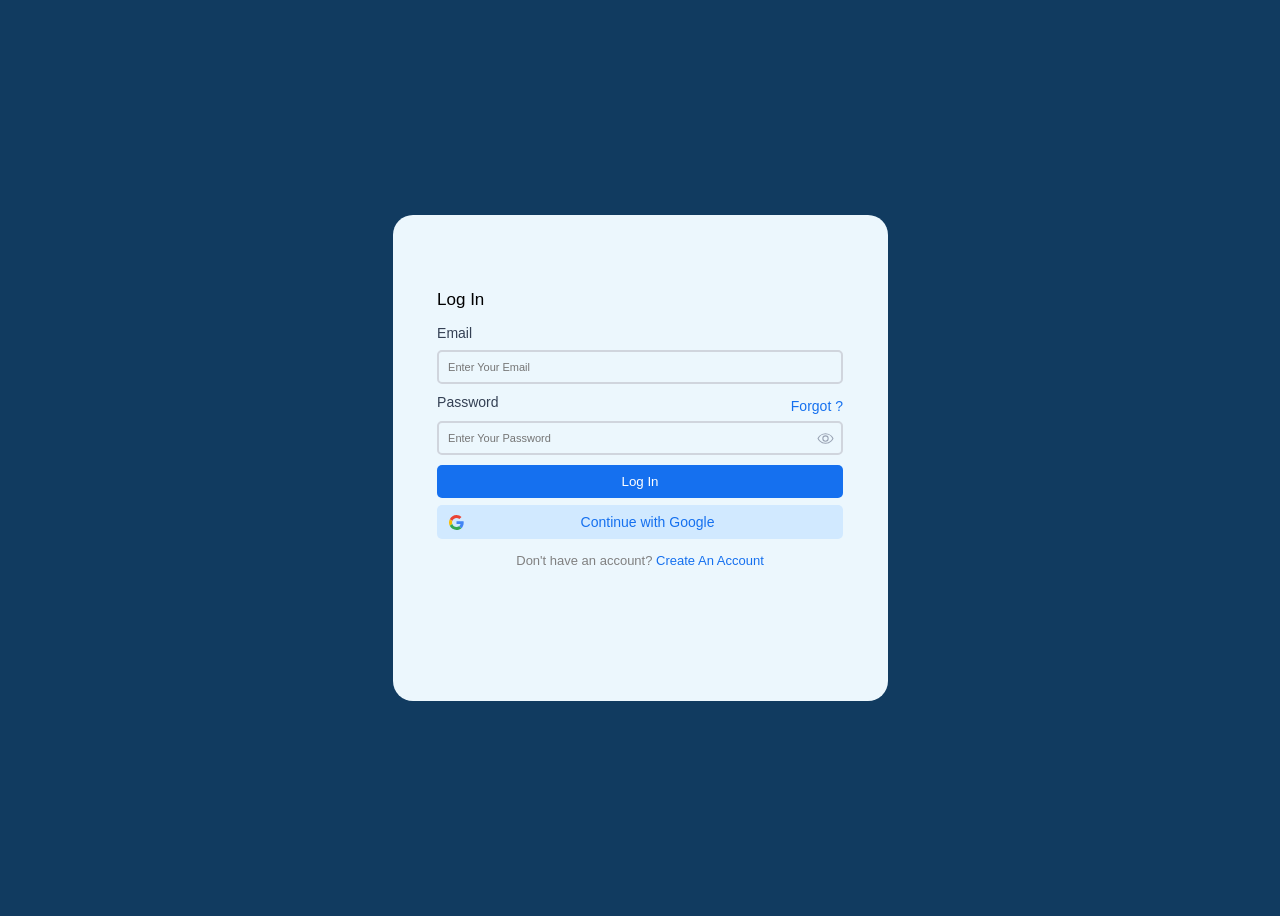
<file: eestec_web/login.html>
<!DOCTYPE html>
<head>
  <meta charset="UTF-8">
  <meta name="viewport" content="width=device-width, initial-scale=1.0">
  <link href="css/login.css" rel="stylesheet">
  <script src="js/login.js"></script>
</head>

<body>
  <div id="login-container">
    <div class="rectangle">
      <p>Log In</p>
      <form id="login-form">
        <div class="input-container">
          <label for="email-input">Email</label>
          <input type="email" placeholder="Enter Your Email" id="email-input" class="data-input">
        </div>
        <div class="input-container">
          <div id="password-label-container">
            <label for="password-input">Password</label>
            <a href="#" id="forgot-href">Forgot ?</a>
          </div>
          <input type="password" placeholder="Enter Your Password" id="password-input" class="data-input">
          <span class="eye-icon" id="password-toggler">
            <svg width="17" height="17" viewBox="0 0 24 24" fill="none" xmlns="http://www.w3.org/2000/svg">
              <path d="M12 5.25C4.5 5.25 1.5 12 1.5 12C1.5 12 4.5 18.75 12 18.75C19.5 18.75 22.5 12 22.5 12C22.5 12 19.5 5.25 12 5.25Z" stroke="#98A2B3" stroke-width="1.5" stroke-linecap="round" stroke-linejoin="round"/>
              <path d="M12 15.75C14.0711 15.75 15.75 14.0711 15.75 12C15.75 9.92893 14.0711 8.25 12 8.25C9.92893 8.25 8.25 9.92893 8.25 12C8.25 14.0711 9.92893 15.75 12 15.75Z" stroke="#98A2B3" stroke-width="1.5" stroke-linecap="round" stroke-linejoin="round"/>
            </svg>
          </span>
        </div>
        <div class="input-container">
          <button id="login-button" type="submit">Log In</button>
        </div>
      </form>
      <div>
        <button class="gsi-material-button" style="width:300">
        <div class="gsi-material-button-state"></div>
        <div class="gsi-material-button-content-wrapper">
          <div class="gsi-material-button-icon">
            <svg version="1.1" xmlns="http://www.w3.org/2000/svg" viewBox="0 0 48 48" xmlns:xlink="http://www.w3.org/1999/xlink" style="display: block;">
              <path fill="#EA4335" d="M24 9.5c3.54 0 6.71 1.22 9.21 3.6l6.85-6.85C35.9 2.38 30.47 0 24 0 14.62 0 6.51 5.38 2.56 13.22l7.98 6.19C12.43 13.72 17.74 9.5 24 9.5z"></path>
              <path fill="#4285F4" d="M46.98 24.55c0-1.57-.15-3.09-.38-4.55H24v9.02h12.94c-.58 2.96-2.26 5.48-4.78 7.18l7.73 6c4.51-4.18 7.09-10.36 7.09-17.65z"></path>
              <path fill="#FBBC05" d="M10.53 28.59c-.48-1.45-.76-2.99-.76-4.59s.27-3.14.76-4.59l-7.98-6.19C.92 16.46 0 20.12 0 24c0 3.88.92 7.54 2.56 10.78l7.97-6.19z"></path>
              <path fill="#34A853" d="M24 48c6.48 0 11.93-2.13 15.89-5.81l-7.73-6c-2.15 1.45-4.92 2.3-8.16 2.3-6.26 0-11.57-4.22-13.47-9.91l-7.98 6.19C6.51 42.62 14.62 48 24 48z"></path>
              <path fill="none" d="M0 0h48v48H0z"></path>
            </svg>
          </div>
          <span class="gsi-material-button-contents">Continue with Google</span>
        </div>
        </button>
      </div>
      <p id="register-href">Don't have an account? <a href="register.html">Create An Account</a></p>
    </div>
  </div>
</body>
</file>
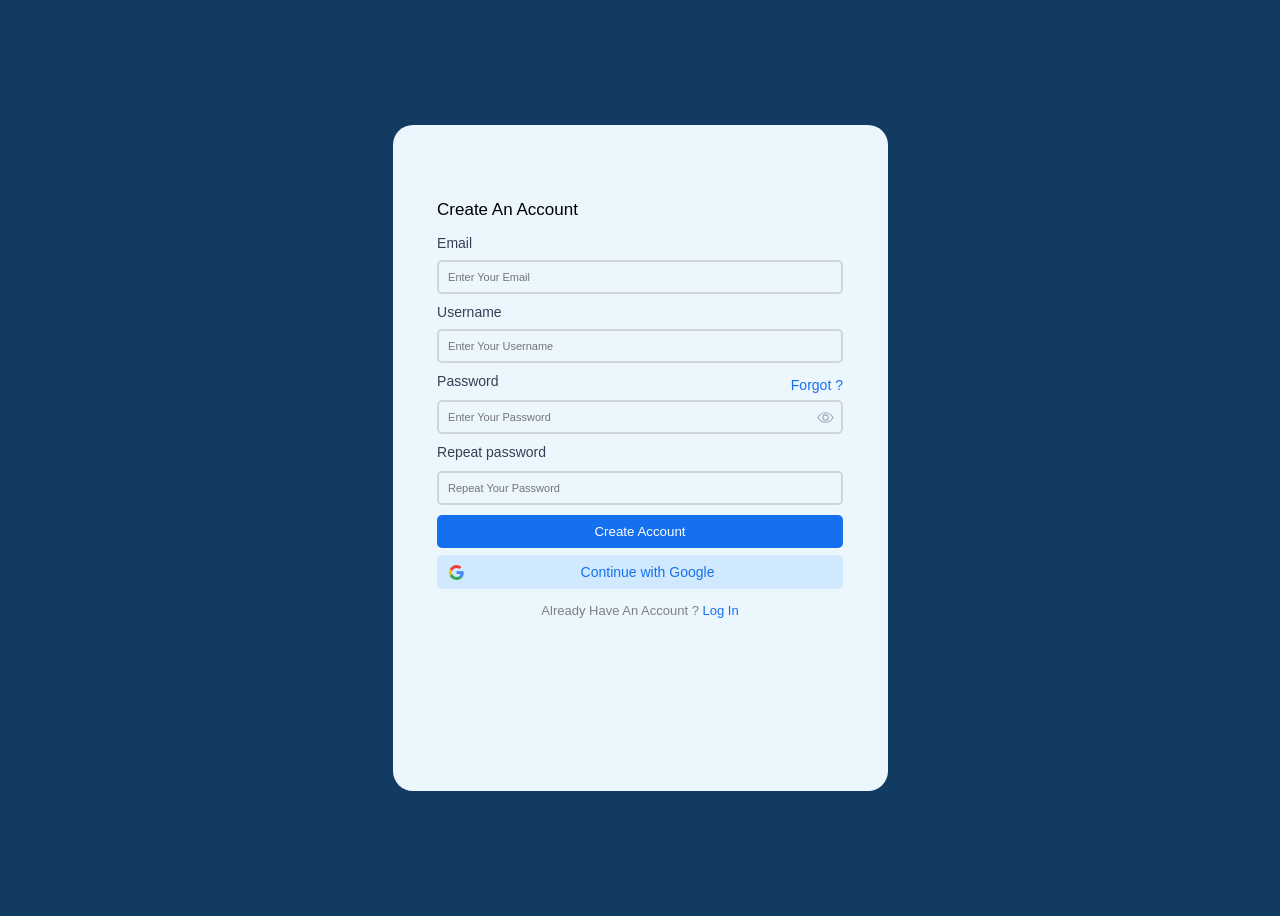
<file: eestec_web/register.html>
<!DOCTYPE html>
<head>
  <meta charset="UTF-8">
  <meta name="viewport" content="width=device-width, initial-scale=1.0">
  <link href="css/register.css" rel="stylesheet">
  <script src="js/register.js"></script>
</head>

<body>
  <div id="login-container">
    <div class="rectangle">
      <p>Create An Account</p>
      <form id="login-form">
        <div class="input-container">
          <label for="email-input">Email</label>
          <input type="email" placeholder="Enter Your Email" id="email-input" class="data-input">
        </div>
        <div class="input-container">
          <label for="username-input">Username</label>
          <input type="text" placeholder="Enter Your Username" id="username-input" class="data-input">
        </div>
        <div class="input-container">
          <div id="password-label-container">
            <label for="password-input">Password</label>
            <a href="#" id="forgot-href">Forgot ?</a>
          </div>
          <input type="password" placeholder="Enter Your Password" id="password-input" class="data-input">
          <span class="eye-icon" id="password-toggler">
            <svg width="17" height="17" viewBox="0 0 24 24" fill="none" xmlns="http://www.w3.org/2000/svg">
              <path d="M12 5.25C4.5 5.25 1.5 12 1.5 12C1.5 12 4.5 18.75 12 18.75C19.5 18.75 22.5 12 22.5 12C22.5 12 19.5 5.25 12 5.25Z" stroke="#98A2B3" stroke-width="1.5" stroke-linecap="round" stroke-linejoin="round"/>
              <path d="M12 15.75C14.0711 15.75 15.75 14.0711 15.75 12C15.75 9.92893 14.0711 8.25 12 8.25C9.92893 8.25 8.25 9.92893 8.25 12C8.25 14.0711 9.92893 15.75 12 15.75Z" stroke="#98A2B3" stroke-width="1.5" stroke-linecap="round" stroke-linejoin="round"/>
            </svg>
          </span>
        </div>
        <div class="input-container">
          <div id="password-label-container">
            <label for="password-input">Repeat password</label>
          </div>
          <input type="password" placeholder="Repeat Your Password" id="password-repeat-input" class="data-input">
        </div>
        <div class="input-container">
          <button id="create-button" type="submit">Create Account</button>
        </div>
      </form>
      
      <div>
        <button class="gsi-material-button" style="width:300">
        <div class="gsi-material-button-state"></div>
        <div class="gsi-material-button-content-wrapper">
          <div class="gsi-material-button-icon">
            <svg version="1.1" xmlns="http://www.w3.org/2000/svg" viewBox="0 0 48 48" xmlns:xlink="http://www.w3.org/1999/xlink" style="display: block;">
              <path fill="#EA4335" d="M24 9.5c3.54 0 6.71 1.22 9.21 3.6l6.85-6.85C35.9 2.38 30.47 0 24 0 14.62 0 6.51 5.38 2.56 13.22l7.98 6.19C12.43 13.72 17.74 9.5 24 9.5z"></path>
              <path fill="#4285F4" d="M46.98 24.55c0-1.57-.15-3.09-.38-4.55H24v9.02h12.94c-.58 2.96-2.26 5.48-4.78 7.18l7.73 6c4.51-4.18 7.09-10.36 7.09-17.65z"></path>
              <path fill="#FBBC05" d="M10.53 28.59c-.48-1.45-.76-2.99-.76-4.59s.27-3.14.76-4.59l-7.98-6.19C.92 16.46 0 20.12 0 24c0 3.88.92 7.54 2.56 10.78l7.97-6.19z"></path>
              <path fill="#34A853" d="M24 48c6.48 0 11.93-2.13 15.89-5.81l-7.73-6c-2.15 1.45-4.92 2.3-8.16 2.3-6.26 0-11.57-4.22-13.47-9.91l-7.98 6.19C6.51 42.62 14.62 48 24 48z"></path>
              <path fill="none" d="M0 0h48v48H0z"></path>
            </svg>
          </div>
          <span class="gsi-material-button-contents">Continue with Google</span>
        </div>
        </button>
      </div>
      <p id="login-href">Already Have An Account ? <a href="login.html">Log In</a></p>
    </div>
  </div>
</body>
</file>
<file: eestec_web/css/login.css>
* {
    box-sizing: border-box;
  }
  
  body {
    background-color: #113B60;
    height: 100vh;
    display: flex;
    justify-content: center;
    align-items: center;
    font-family: sans-serif;
  }
  
  #login-container {
    display: flex;
    justify-content: center;
    align-items: center;
  
    padding: 50px 20px;
  }
  
  .rectangle {
    width: 55vh;
    height: 54vh;
    background-color: #ECF7FD;
    border-radius: 20px;
  
    padding: 12% 9%;
    font-style: normal;
    font-weight: 400;
    font-size: 17px;
    line-height: 100%;
  }
  
  label {
    margin-bottom: 8px;
    font-size: 14px;
    color: #344054;
  }
  
  #password-label-container {
      display: flex;
      justify-content: space-between;
      align-items: center;
      margin-bottom: 2px;
    width: 100%;
  }
  #forgot-href {
    font-size: 14px;
    text-decoration: none;
    color: #1570EF;
  }
  .data-input {
    background-color: #ECF7FD;
    transition: border-color 0.3s;
    border: 2px solid #D0D5DD;
    border-radius: 5px;
    padding: 1vh;
    font-size: 11px;
    color: light-gray;
    width: 100%;
  }
  
  .data-input:focus, .data-input:focus {
    border-color: lightblue;
    outline: none;
  }
  
  .eye-icon {
    position: absolute;
    right: 9px;
    top: 58%;
    cursor: pointer;
  }
  
  .input-container {
    display: flex;
    position: relative;
    flex-direction: column;
    align-items: flex-start;
    margin-top: 10px;
  }
  
  #login-button {
    border-radius: 5px;
    background-color: #1570EF;
    border: none;
    width: 100%;
    padding: 1vh;
    color: white;
    cursor: pointer;
    transition: box-shadow .218s;
  }
  
  #login-button:hover {
    -webkit-box-shadow: 0 1px 2px 0 rgba(60, 64, 67, .30), 0 1px 3px 1px rgba(60, 64, 67, .15);
    box-shadow: 0 1px 2px 0 rgba(60, 64, 67, .30), 0 1px 3px 1px rgba(60, 64, 67, .15);
  }
  
  #register-href {
    color: gray;
    align-self: center;
    text-align: center;
    font-size: 13px;
  }
  #register-href > a {
    color: #1570EF;
    text-decoration: none;
  }
  
  .gsi-material-button {
    -moz-user-select: none;
    -webkit-user-select: none;
    -ms-user-select: none;
    -webkit-appearance: none;
    margin-top: 7px;
    background-color: #D1E9FF;
    background-image: none;
    border: none;
    -webkit-border-radius: 4px;
    border-radius: 5px;
    -webkit-box-sizing: border-box;
    box-sizing: border-box;
    color: #1570EF;
    cursor: pointer;
    font-family: 'Roboto', arial, sans-serif;
    font-size: 14px;
    outline: none;
    overflow: hidden;
    padding: 1vh 12px;
    position: relative;
    text-align: center;
    -webkit-transition: background-color .218s, border-color .218s, box-shadow .218s;
    transition: background-color .218s, border-color .218s, box-shadow .218s;
    vertical-align: middle;
    white-space: nowrap;
    width: 100%;
    min-width: min-content;
  }
  
  .gsi-material-button .gsi-material-button-icon {
    height: 15px;
    min-width: 15px;
    width: 15px;
  }
  
  .gsi-material-button .gsi-material-button-content-wrapper {
    -webkit-align-items: center;
    align-items: center;
    display: flex;
    -webkit-flex-direction: row;
    flex-direction: row;
    -webkit-flex-wrap: nowrap;
    flex-wrap: nowrap;
    height: 100%;
    justify-content: space-between;
    position: relative;
    width: 100%;
  }
  
  .gsi-material-button .gsi-material-button-contents {
    -webkit-flex-grow: 1;
    flex-grow: 1;
    font-family: 'Roboto', arial, sans-serif;
    font-weight: 500;
    overflow: hidden;
    text-overflow: ellipsis;
    vertical-align: top;
  }
  
  .gsi-material-button .gsi-material-button-state {
    -webkit-transition: opacity .218s;
    transition: opacity .218s;
    bottom: 0;
    left: 0;
    opacity: 0;
    position: absolute;
    right: 0;
    top: 0;
  }
  
  .gsi-material-button:not(:disabled):hover {
    -webkit-box-shadow: 0 1px 2px 0 rgba(60, 64, 67, .30), 0 1px 3px 1px rgba(60, 64, 67, .15);
    box-shadow: 0 1px 2px 0 rgba(60, 64, 67, .30), 0 1px 3px 1px rgba(60, 64, 67, .15);
  }
  
  .gsi-material-button:not(:disabled):hover .gsi-material-button-state {
    background-color: #001d35;
    opacity: 8%;
  }
</file>
<file: eestec_web/css/register.css>
* {
  box-sizing: border-box;
}

body {
  background-color: #113B60;
  height: 100vh;
  display: flex;
  justify-content: center;
  align-items: center;
  font-family: sans-serif;
}

#login-container {
  display: flex;
  justify-content: center;
  align-items: center;

  padding: 50px 20px;
}

.rectangle {
  width: 55vh;
  height: 74vh;
  background-color: #ECF7FD;
  border-radius: 20px;

  padding: 12% 9%;
  font-style: normal;
  font-weight: 400;
  font-size: 17px;
  line-height: 100%;
}

label {
  margin-bottom: 8px;
  font-size: 14px;
  color: #344054;
}

#password-label-container {
    display: flex;
    justify-content: space-between;
    align-items: center;
    margin-bottom: 2px;
  width: 100%;
}
#forgot-href {
  font-size: 14px;
  text-decoration: none;
  color: #1570EF;
}

.data-input {
  background-color: #ECF7FD;
  transition: border-color 0.3s;
  border: 2px solid #D0D5DD;
  border-radius: 5px;
  padding: 1vh;
  font-size: 11px;
  color: light-gray;
  width: 100%;
}

.data-input:focus, .data-input:focus {
  border-color: lightblue;
  outline: none;
}

.eye-icon {
  position: absolute;
  right: 9px;
  top: 58%;
  cursor: pointer;
}

.input-container {
  display: flex;
  position: relative;
  flex-direction: column;
  align-items: flex-start;
  margin-top: 10px;
}

#create-button {
  border-radius: 5px;
  background-color: #1570EF;
  border: none;
  width: 100%;
  padding: 1vh;
  color: white;
  cursor: pointer;
  transition: box-shadow .218s;
}

#create-button:hover {
  -webkit-box-shadow: 0 1px 2px 0 rgba(60, 64, 67, .30), 0 1px 3px 1px rgba(60, 64, 67, .15);
  box-shadow: 0 1px 2px 0 rgba(60, 64, 67, .30), 0 1px 3px 1px rgba(60, 64, 67, .15);
}

#login-href {
  color: gray;
  align-self: center;
  text-align: center;
  font-size: 13px;
}
#login-href > a {
  color: #1570EF;
  text-decoration: none;
}

.gsi-material-button {
  -moz-user-select: none;
  -webkit-user-select: none;
  -ms-user-select: none;
  -webkit-appearance: none;
  margin-top: 7px;
  background-color: #D1E9FF;
  background-image: none;
  border: none;
  -webkit-border-radius: 4px;
  border-radius: 5px;
  -webkit-box-sizing: border-box;
  box-sizing: border-box;
  color: #1570EF;
  cursor: pointer;
  font-family: 'Roboto', arial, sans-serif;
  font-size: 14px;
  outline: none;
  overflow: hidden;
  padding: 1vh 12px;
  position: relative;
  text-align: center;
  -webkit-transition: background-color .218s, border-color .218s, box-shadow .218s;
  transition: background-color .218s, border-color .218s, box-shadow .218s;
  vertical-align: middle;
  white-space: nowrap;
  width: 100%;
  min-width: min-content;
}

.gsi-material-button .gsi-material-button-icon {
  height: 15px;
  min-width: 15px;
  width: 15px;
}

.gsi-material-button .gsi-material-button-content-wrapper {
  -webkit-align-items: center;
  align-items: center;
  display: flex;
  -webkit-flex-direction: row;
  flex-direction: row;
  -webkit-flex-wrap: nowrap;
  flex-wrap: nowrap;
  height: 100%;
  justify-content: space-between;
  position: relative;
  width: 100%;
}

.gsi-material-button .gsi-material-button-contents {
  -webkit-flex-grow: 1;
  flex-grow: 1;
  font-family: 'Roboto', arial, sans-serif;
  font-weight: 500;
  overflow: hidden;
  text-overflow: ellipsis;
  vertical-align: top;
}

.gsi-material-button .gsi-material-button-state {
  -webkit-transition: opacity .218s;
  transition: opacity .218s;
  bottom: 0;
  left: 0;
  opacity: 0;
  position: absolute;
  right: 0;
  top: 0;
}

.gsi-material-button:not(:disabled):hover {
  -webkit-box-shadow: 0 1px 2px 0 rgba(60, 64, 67, .30), 0 1px 3px 1px rgba(60, 64, 67, .15);
  box-shadow: 0 1px 2px 0 rgba(60, 64, 67, .30), 0 1px 3px 1px rgba(60, 64, 67, .15);
}

.gsi-material-button:not(:disabled):hover .gsi-material-button-state {
  background-color: #001d35;
  opacity: 8%;
}
</file>
